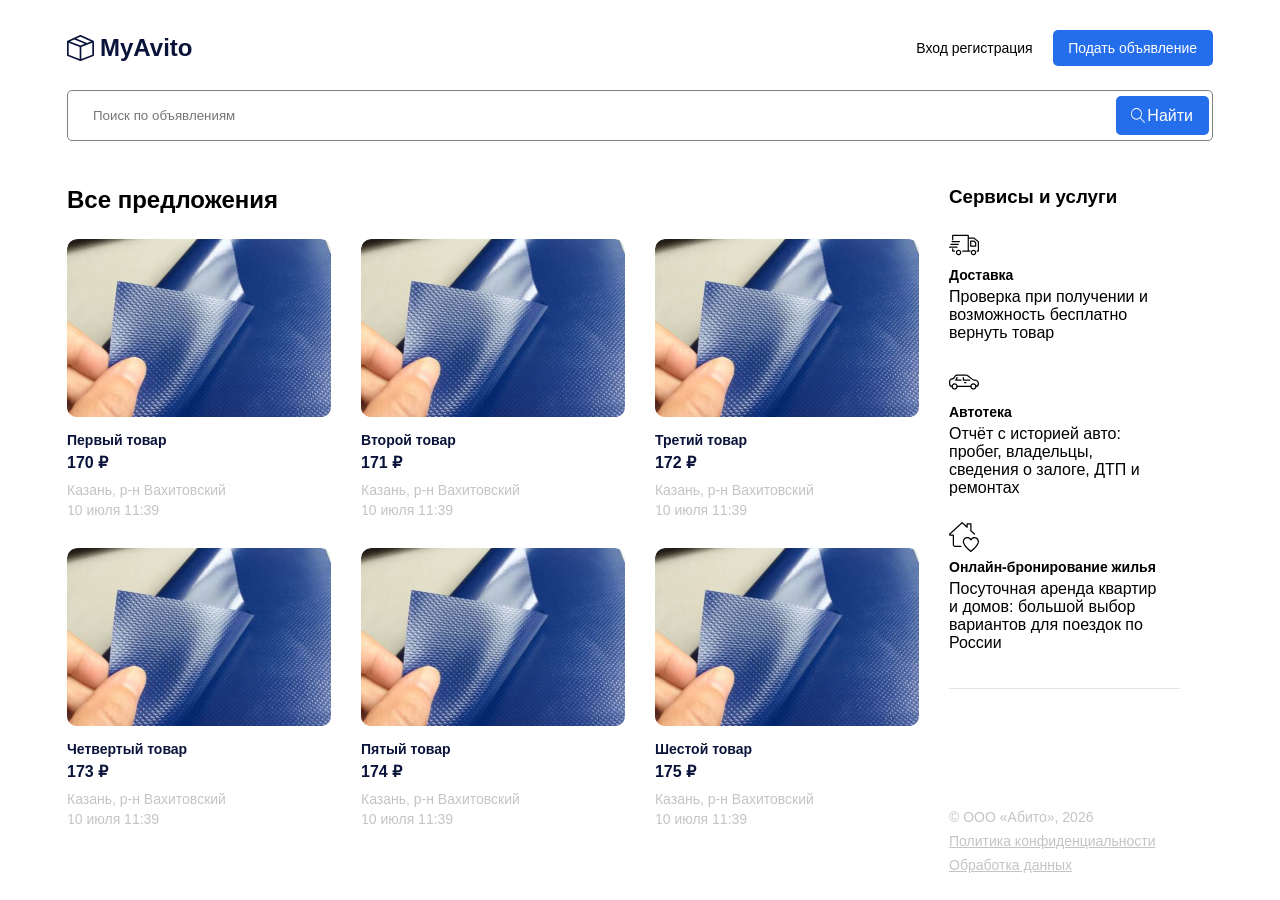
<file: index.html>
<!DOCTYPE html>
<html lang="ru">

<head>
    <meta charset="UTF-8">
    <meta name="viewport" content="width=device-width, initial-scale=1.0">
    <link rel="stylesheet" href="./css/style.css">
    <script src="./script.js" defer></script>
    <title>MyAvito</title>
</head>

<body>
    <header class="header">
        <div class="container">
            <div class="header-box">
                <a href="/MyAvito" class="header-logo">
                    <img src="./img/logo.svg" alt="logo">
                    <span>MyAvito</span>
                </a>
                <div class="header-control">
                    <button class="btn btn-outline">
                        Вход регистрация
                    </button>
                    <button class="btn btn-primary">
                        Подать объявление
                    </button>
                </div>

                <div class="header-burger">
                    <img src="./img/burger.svg" alt="burger button">
                </div>
            </div>
        </div>
    </header>

    <main>

        <section class="search">
            <div class="container">
                <div class="search-box">
                    <input type="text" placeholder="Поиск по объявлениям" />
                    <button class="btn search-clear" style="display: none;">
                        <span style="color: gray; font-size: 28px; ">×</span>
                    </button>
                    <button class="btn btn-primary search-btn">
                        <img src="./img/search.svg" class="search-btn_item" alt="search">
                        <span class="search-btn_text">Найти</span>
                    </button>
                </div>
            </div>
        </section>

        <section class="content">
            <div class="container">
                <div class="content-box">
                    <div class="content-main">
                        <h2 class="content-main_title">Все предложения</h2>
                        <div class="content-main_list">
                            <!-- <a href="/MyAvito/product.html" class="content-main_list-item">
                                <div class="content-main_list-item--img">
                                    <img src="./img/card-img.jpg" alt="card-img">
                                </div>
                                <h5 class="content-main_list-item--title">
                                    Пвх материал 2й сорт
                                </h5>

                                <strong class="content-main_list-item--prise">170 ₽</strong>

                                <div class="content-main_list-item--desc-box">
                                    <span class="content-main_list-item--desc">Казань, р-н Вахитовский</span>
                                    <span class="content-main_list-item--desc">10 июля 11:39</span>
                                </div>
                            </a> -->

                        </div>
                    </div>
                    <div class="content-side">
                        <h3 class="content-side_title">Сервисы и услуги</h3>

                        <div class="content-side_box">
                            <div class="content-side_list">
                                <div class="content-side_list-item">
                                    <img class="content-side_list-item--img" src="./img/side-img_truck.svg"
                                        alt="side-img_truck">
                                    <h5 class="content-side_list-item--title">Доставка</h5>
                                    <p class="content-side_list-item--text">Проверка при получении и возможность
                                        бесплатно вернуть товар</p>
                                </div>
                                <div class="content-side_list-item">
                                    <img class="content-side_list-item--img" src="./img/side-img_sedan.svg"
                                        alt="side-img_sedan">
                                    <h5 class="content-side_list-item--title">Автотека</h5>
                                    <p class="content-side_list-item--text">Отчёт с историей авто: пробег, владельцы,
                                        сведения о залоге, ДТП и ремонтах</p>
                                </div>
                                <div class="content-side_list-item">
                                    <img class="content-side_list-item--img" src="./img/side-img_love.svg"
                                        alt="side-img_build">
                                    <h5 class="content-side_list-item--title">Онлайн-бронирование жилья</h5>
                                    <p class="content-side_list-item--text">Посуточная аренда квартир и домов: большой
                                        выбор вариантов для поездок по России</p>
                                </div>

                            </div>

                            <div class="content-side_footer">
                                <p class="content-side_footer-item">© ООО «Абито», 2026</p>
                                <a class="content-side_footer-item">Политика конфиденциальности</a>
                                <a class="content-side_footer-item">Обработка данных</a>
                            </div>
                        </div>
                    </div>
                </div>
            </div>
        </section>
    </main>

    <!-- <footer class="footer">footer</footer> -->
</body>

</html>
</file>
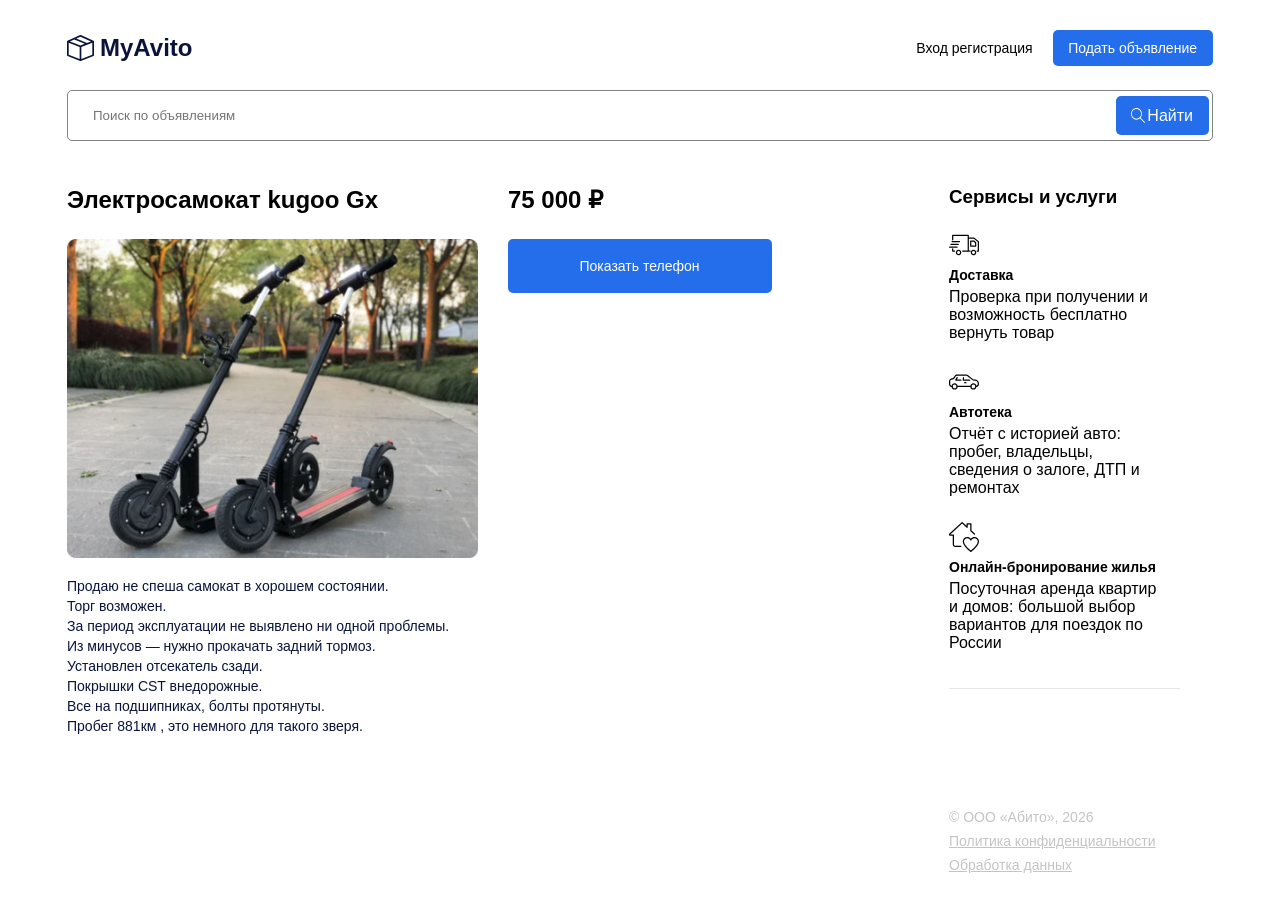
<file: product.html>
<!DOCTYPE html>
<html lang="ru">

<head>
    <meta charset="UTF-8">
    <meta name="viewport" content="width=p, initial-scale=1.0">
    <link rel="stylesheet" href="./css/style.css">
    <title>MyAvito</title>
</head>

<body>
    <header class="header">
        <div class="container">
            <div class="header-box">
                <a href="/MyAvito" class="header-logo">
                    <img src="./img/logo.svg" alt="logo">
                    <span>MyAvito</span>
                </a>
                <div class="header-control">
                    <button class="btn btn-outline">
                        Вход регистрация
                    </button>
                    <button class="btn btn-primary">
                        Подать объявление
                    </button>
                </div>

                <div class="header-burger">
                    <img src="./img/burger.svg" alt="burger button">
                </div>
            </div>
        </div>
    </header>

    <main>

        <section class="search">
            <div class="container">
                <div class="search-box">
                    <input type="text" placeholder="Поиск по объявлениям">
                    <button class="btn btn-primary search-btn">
                        <img src="./img/search.svg" class="search-btn_item" alt="search">
                        <span class="search-btn_text">Найти</span>
                    </button>
                </div>
            </div>
        </section>

        <section class="content">
            <div class="container">
                <div class="content-box">
                    <div class="content-product">
                        <div class="content-product_info">
                            <h2 class="content-product_title">Электросамокат kugoo Gx</h2>

                            <img class="content-product_img" src="./img/kugoo-img.jpg" alt="kugoo-img">
                            <p class="content-product_text">Продаю не спеша самокат в хорошем состоянии.<br>
                                Торг возможен.<br>
                                За период эксплуатации не выявлено ни одной проблемы.<br>
                                Из минусов — нужно прокачать задний тормоз.<br>
                                Установлен отсекатель сзади.<br>
                                Покрышки CST внедорожные.<br>
                                Все на подшипниках, болты протянуты.<br>
                                Пробег 881км , это немного для такого зверя.</p>
                        </div>
                        <div class="content-product_prise">
                            <h2 class="content-product_title-prise">75 000 ₽</h2>
                            <button class="btn btn-primary btn-product">
                                Показать телефон
                            </button>
                        </div>
                    </div>
                    <div class="content-side">
                        <h3 class="content-side_title">Сервисы и услуги</h3>

                        <div class="content-side_box">
                            <div class="content-side_list">
                                <div class="content-side_list-item">
                                    <img class="content-side_list-item--img" src="./img/side-img_truck.svg"
                                        alt="side-img_truck">
                                    <h5 class="content-side_list-item--title">Доставка</h5>
                                    <p class="content-side_list-item--text">Проверка при получении и возможность
                                        бесплатно вернуть товар</p>
                                </div>
                                <div class="content-side_list-item">
                                    <img class="content-side_list-item--img" src="./img/side-img_sedan.svg"
                                        alt="side-img_sedan">
                                    <h5 class="content-side_list-item--title">Автотека</h5>
                                    <p class="content-side_list-item--text">Отчёт с историей авто: пробег, владельцы,
                                        сведения о залоге, ДТП и ремонтах</p>
                                </div>
                                <div class="content-side_list-item">
                                    <img class="content-side_list-item--img" src="./img/side-img_love.svg"
                                        alt="side-img_build">
                                    <h5 class="content-side_list-item--title">Онлайн-бронирование жилья</h5>
                                    <p class="content-side_list-item--text">Посуточная аренда квартир и домов: большой
                                        выбор вариантов для поездок по России</p>
                                </div>

                            </div>

                            <div class="content-side_footer">
                                <p class="content-side_footer-item">© ООО «Абито», 2026</p>
                                <a class="content-side_footer-item">Политика конфиденциальности</a>
                                <a class="content-side_footer-item">Обработка данных</a>
                            </div>
                        </div>
                    </div>
                </div>
            </div>
        </section>
    </main>

    <!-- <footer class="footer">footer</footer> -->
</body>

</html>
</file>
<file: css/style.css>
* {
  box-sizing: border-box;
}

a {
  text-decoration: none;
}

body {
  margin: 0;
  font-family: sans-serif;
}

.container {
  width: 100%;
  max-width: 1170px;
  padding: 0 12px;
  margin: 0 auto;
}

.header {
  padding-top: 30px;
  padding-bottom: 24px;
}

.header-box {
  display: flex;
  justify-content: space-between;
}

.header-logo {
  display: flex;
  justify-content: flex-start;
  align-items: center;
  gap: 6px;
}

.header-logo span {
  line-height: 28px;
  font-size: 24px;
  font-weight: 700;
  color: rgba(10, 20, 58, 1);
  
}

.btn {
  font-size: 14px;
  font-weight: 400;
  line-height: 16px;
  padding: 10px 16px 10px 15px;
  border-radius: 5px;
  border: none;
  cursor: pointer;
}

.btn-outline {
  background-color: transparent;
  /* padding: 0; */
  align-items: start;
}
.btn-primary {
  background-color: rgb(37, 110, 235);
  color: white;
}

.header-burger {
  width: 30px;
  height: 19px;
  display: none;
}

.search {
  margin-bottom: 45px;
}

.search-box {
  width: 100%;
  border-radius: 5px;
  border: 1px solid grey;
  /* background-color: rgb(37, 110, 235); */
  padding: 3px;
  display: flex;
  align-items: center;
  justify-content: flex-start;
}

.search-box input {
  flex-grow: 1;
  padding: 14px 22px;
  border-radius: 5px 0px 0 5px;
  outline: none;
  border: none;
  min-width: 0;
}

.search-btn {
  display: flex;
  align-items: center;
}

.search-btn .search-btn_text {
  margin-left: 2px;
  font-size: 16px;
  line-height: 19px;
}

.search-btn .search-btn_icon {
  width: 15px;
  height: 15px;
}

.content-box {
  display: flex;
  justify-content: space-between;
  align-items: flex-start;
  gap: 30px;
}

.content-main {
  flex-grow: 1;
}

.content-side {
  min-width: 231px;
  margin-right: 33px;
}

.h2 {
  font-size: 24px;
  line-height: 28;
}

.content-main_title {
  margin-top: 0;
  margin-bottom: 25px;
}

.content-main_list {
  display: flex;
  justify-content: space-between;
  flex-wrap: wrap;
  row-gap: 30px;
}

.content-main_list-item {
  width: calc((100% - 60px) / 3);
  display: flex;
  flex-direction: column;
  align-items: flex-start;
  border-radius: 10px;
  overflow: hidden;
  text-decoration: none;
}

.content-main_list-item--img {
  width: 100%;
  display: flex;
}
.content-main_list-item--img img {
  width: 100%;
}

h5 {
  font-size: 16px;
  line-height: 19px;
}

.content-main_list-item--title {
  margin-top: 15px;
  margin-bottom: 5px;
  color: rgba(10, 20, 58, 1);
}

.content-main_list-item:hover .content-main_list-item--title {
  color: rgb(37, 110, 235);
}

.content-main_list-item--prise {
  font-size: 16px;
  line-height: 19px;
  margin-bottom: 10px;
  color: rgba(10, 20, 58, 1);
}

.content-main_list-item--desc-box {
  display: flex;
  flex-direction: column;
  row-gap: 4px;
}

.content-main_list-item--desc {
  font-size: 14px;
  line-height: 16px;
  color: rgba(196, 196, 196, 1);
}

/* aside */

h3 {
  width: 18px;
  line-height: 21px;
}

.content-side_title {
  margin-top: 0;
  margin-bottom: 23px;
  width: 100%;
}

.content-side_list {
  display: flex;
  flex-direction: column;
  justify-content: space-between;
  height: 100%;
  gap: 25px;
  border-bottom: 1px solid rgb(229, 229, 229);
  padding-bottom: 36px;
  margin-bottom: 120px;
}

.content-side_list-item {
  display: flex;
  flex-direction: column;
  align-items: flex-start;
  width: 217px;
}

.content-side_list-item--title {
  margin-top: 7px;
  margin-bottom: 5px;
}

h5 {
  font-size: 14px;
  line-height: 16px;
}

.content-side_list-item--text {
  margin: 0;
}

.content-side_list-item--text p {
  font-size: 14px;
  line-height: 16px;
}

.content-side_footer {
  display: flex;
  flex-direction: column;
  gap: 8px;
}

.content-side_footer p {
  font-size: 14px;
  line-height: 16px;
}

.content-side_footer a {
  font-size: 14px;
  line-height: 16px;
  text-decoration: underline;
}

.content-side_footer-item {
  color: rgb(196, 196, 196);
  margin: 0;
}

.search-clear {
    background-color: white;
    border: none;
    cursor: pointer;
    /* margin-right: 40px; */
    padding: 8px;
    display: flex;
    align-items: center;
    justify-content: center;
    border-radius: 0;
    opacity: 0.5;
}

.search-clear:hover {
    opacity: 1;
}

/* product.html style */

.content-product {
    display: flex;
    flex-grow: 1;
    gap: 30px;
}

.content-product_info {
    flex-basis: 50%;
}
.content-product_prise {
    flex-basis: 50%;
    display: flex;
    flex-direction: column;
}

/* .h2 {
  font-size: 24px;
  line-height: 28;
} */

.content-product_title, .content-product_title-prise {
  margin-top: 0;
  margin-bottom: 25px;
}

.btn-product {
    width: 264px;
    height: 54px;
}

.content-product_img {
    width: 100%;
}

.content-product_text {
    font-size: 14px;
    line-height: 20px;
color: rgba(10, 20, 58, 1);
}


@media (max-width: 991px) {
.content-product {
    flex-direction: column;
    width: 100%;
}

.content-product_info {
    flex-basis: 100%;
    width: 100%;
}
.content-product_prise {
    flex-basis: 100%;
    right: 100%;
}
}

@media (max-width: 1200px) {
  .container {
    min-width: 930px;
  }

  .content-main_list-item {
    width: calc((100% - 30px) / 2);
  }
}

@media (max-width: 991px) {
  .container {
    min-width: 730px;
  }

  .content-box {
    flex-direction: column;
  }

  .content-main {
    width: 100%;
  }

  .content-side {
    width: 100%;
    min-width: none;
  }
}

@media (max-width: 768px) {
  .container {
    min-width: 100%;
  }

  .header-burger {
    display: block;
  }

  .header-control {
    display: none;
  }

  .search-btn .search-btn_text {
    display: none;
  }
}

@media (max-width: 480px) {
  .content-main_list-item {
    width: 100%;
  }
}
</file>
